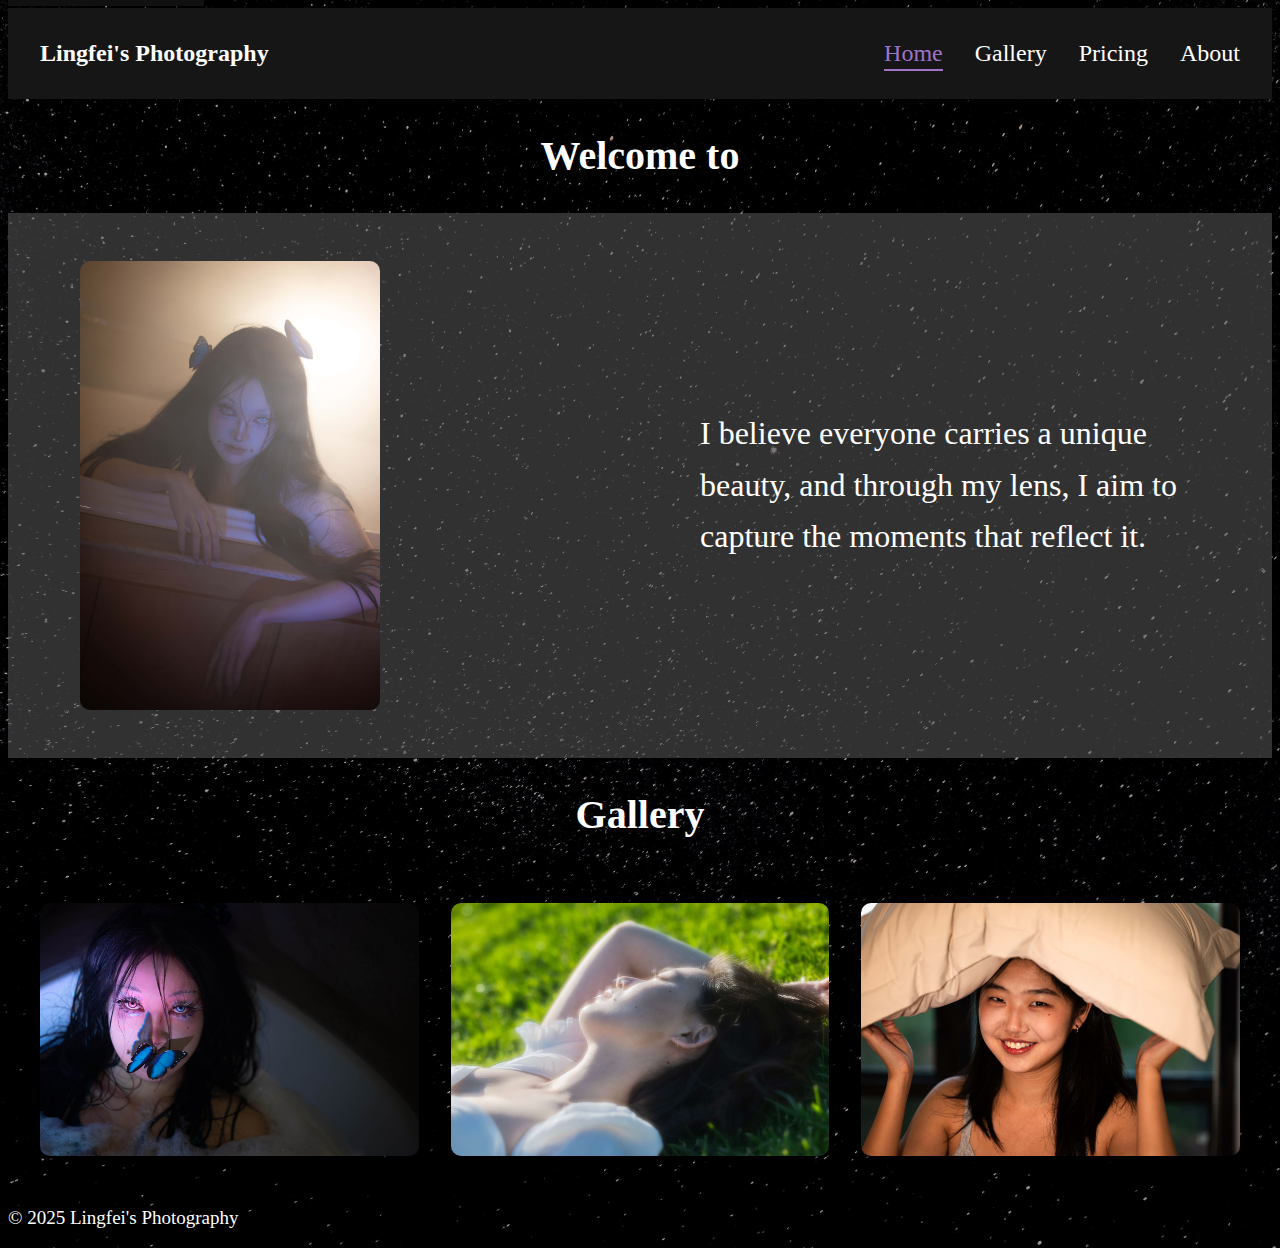
<file: index.html>
<!DOCTYPE html>
<html lang="en">
<head>
  <meta charset="UTF-8">
  <meta name="viewport" content="width=device-width, initial-scale=1.0">
  <title>Photography Showcase</title>
  <link rel="stylesheet" href="css/style.css">
</head>
<a href="#main" class="skip-link">Skip to Main Content</a>
<body>
  <header>
    <nav class="navbar">
      <h1>Lingfei's Photography</h1>
      <ul class="nav-links">
        <li><a href="index.html" class="active">Home</a></li>
        <li><a href="gallery.html">Gallery</a></li>
        <li><a href="pricelist.html">Pricing</a></li>
        <li><a href="about.html">About</a></li>
      </ul>
    </nav>
  </header>

  <main id="main">
    <h2 id="typing-word"></h2>
    <section class="hero">
      <img src="img/butterfly-8.jpg" alt="A featured image from butterfly girl series">
      <p>I believe everyone carries a unique beauty, and through my lens, I aim to capture the moments that reflect it.</p>
    </section>

    <h2>Gallery</h2>
    <section class="featured-gallery">
      <a href="butterfly.html" class="featured-item">
        <img src="img/butterfly-1.jpg" alt="Butterfly Girl series featured image">
        <div class="featured-label">Butterfly Girl</div>
      </a>
      <a href="grass.html" class="featured-item">
        <img src="img/grass-1.jpg" alt="Summer Girl series featured image">
        <div class="featured-label">Summer Girl</div>
      </a>
      <a href="bedroom.html" class="featured-item">
        <img src="img/bedroom-1.JPG" alt="At Home Girl series featured image">
        <div class="featured-label">At Home Girl</div>
      </a>
    </section>
  </main>

  <footer>
    <p>&copy; 2025 Lingfei's Photography</p>
  </footer>

  <script src="js/script.js"></script>
</body>
</html>
</file>
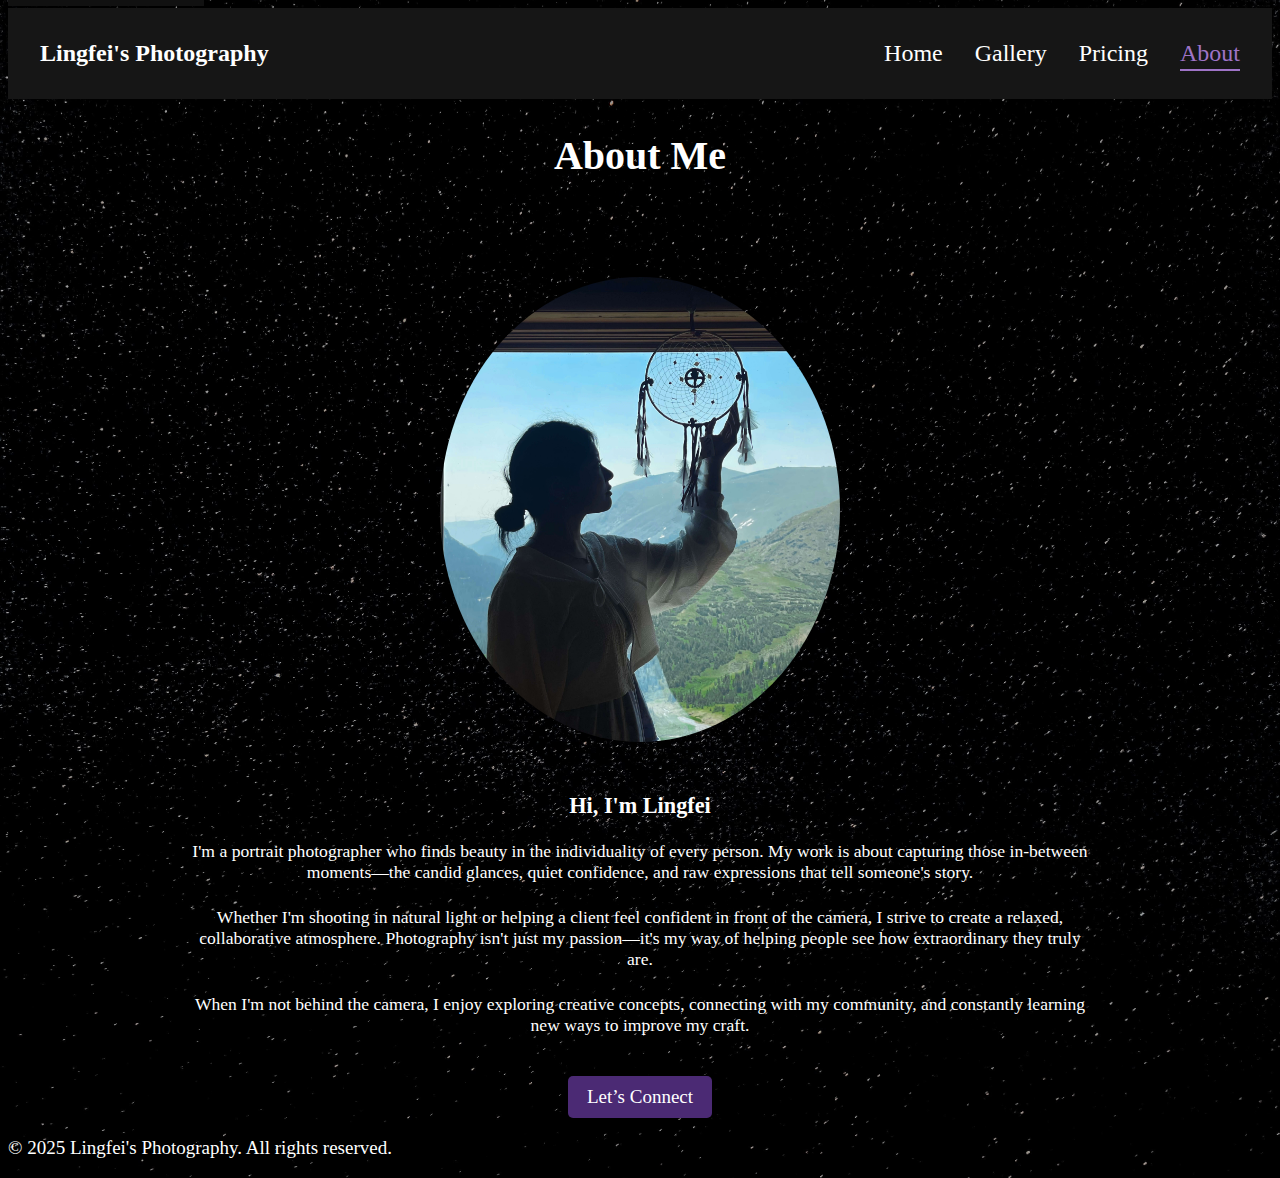
<file: about.html>
<!DOCTYPE html>
<html lang="en">
<head>
  <meta charset="UTF-8">
  <meta name="viewport" content="width=device-width, initial-scale=1.0">
  <title>About Me - My Photography</title>
  <link href="https://fonts.googleapis.com/css2?family=Nunito&display=swap" rel="stylesheet">
  <link rel="stylesheet" href="css/style.css">
</head>
<a href="#main" class="skip-link">Skip to Main Content</a>
<body class="about-page">
  <header>
    <nav class="navbar">
      <h1>Lingfei's Photography</h1>
      <ul class="nav-links">
        <li><a href="index.html">Home</a></li>
        <li><a href="gallery.html">Gallery</a></li>
        <li><a href="pricelist.html">Pricing</a></li>
        <li><a href="about.html" class="active">About</a></li>
      </ul>
    </nav>
  </header>

  <main id="main">
    <h2>About Me</h2>
    <div class="about-container">
      <img src="img/me.JPG" alt="A photo of Lingfei">
      <h3>Hi, I'm Lingfei</h3>
      <p>I'm a portrait photographer who finds beauty in the individuality of every person. My work is about capturing those in-between moments—the candid glances, quiet confidence, and raw expressions that tell someone's story.</p>
      <p>Whether I'm shooting in natural light or helping a client feel confident in front of the camera, I strive to create a relaxed, collaborative atmosphere. Photography isn't just my passion—it's my way of helping people see how extraordinary they truly are.</p>
      <p>When I'm not behind the camera, I enjoy exploring creative concepts, connecting with my community, and constantly learning new ways to improve my craft.</p>
      <a href="https://www.instagram.com/lingfei_zhan?igsh=MTduMjZvdGRyMndmZw%3D%3D&utm_source=qr" target="_blank">Let’s Connect</a>
    </div>
  </main>

  <footer>
    <p>&copy; 2025 Lingfei's Photography. All rights reserved.</p>
  </footer>
</body>
</html>
</file>
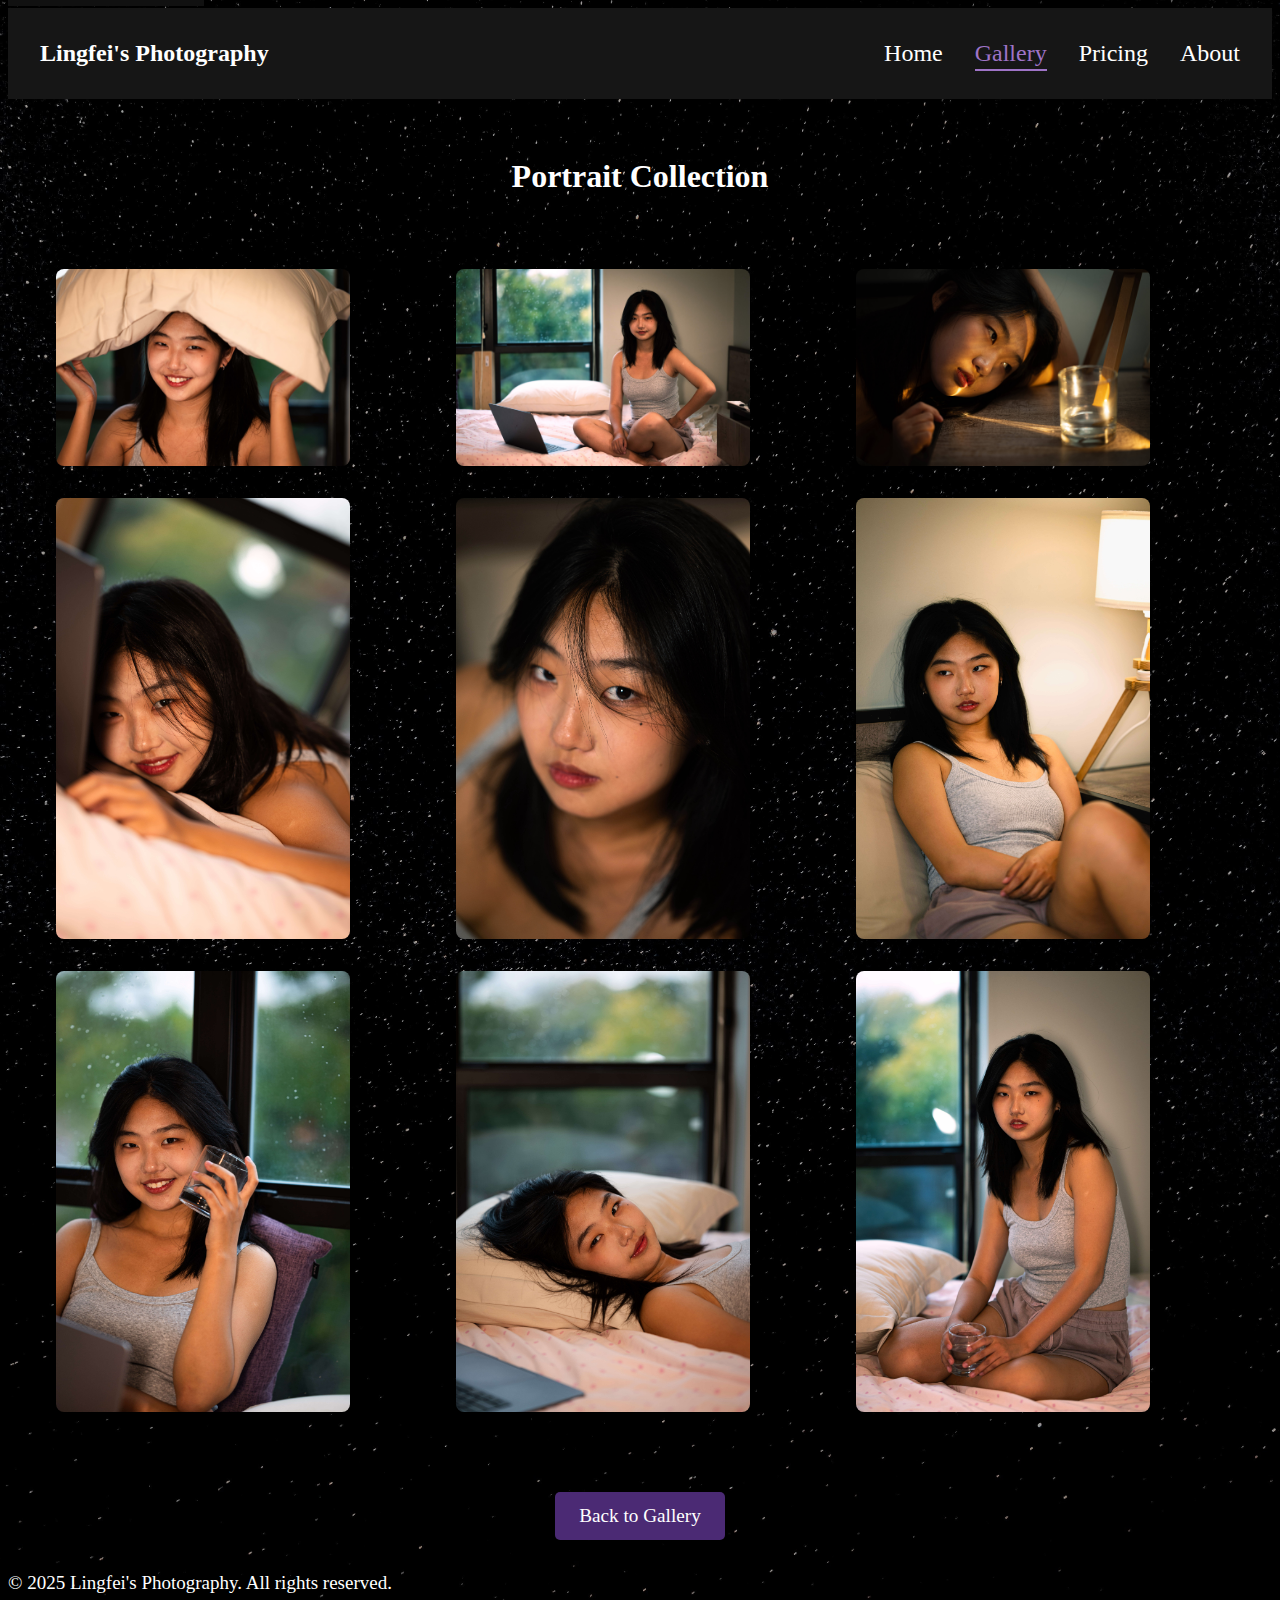
<file: bedroom.html>
<!DOCTYPE html>
<html lang="en">
<head>
  <meta charset="UTF-8">
  <meta name="viewport" content="width=device-width, initial-scale=1.0">
  <title>Portraits Collection - My Photography</title>
  <link href="https://fonts.googleapis.com/css2?family=Nunito&display=swap" rel="stylesheet">
  <link rel="stylesheet" href="css/style.css">
</head>
<a href="#main" class="skip-link">Skip to Main Content</a>
<body>
  <header>
    <nav class="navbar">
      <h1>Lingfei's Photography</h1>
      <ul class="nav-links">
        <li><a href="index.html">Home</a></li>
        <li><a href="gallery.html" class="active">Gallery</a></li>
        <li><a href="pricelist.html">Pricing</a></li>
        <li><a href="about.html">About</a></li>
      </ul>
    </nav>
  </header>
  <main id="main">
    <h2 class="section-title">Portrait Collection</h2>
    <section class="collection-gallery">
      <img src="img/bedroom-1.JPG" alt="At Home Girl 1" class="lightbox-img">
      <img src="img/bedroom-8.jpg" alt="At Home Girl 2" class="lightbox-img">
      <img src="img/bedroom-9.JPG" alt="At Home Girl 3" class="lightbox-img">
      <img src="img/bedroom-2.JPG" alt="At Home Girl 4" class="lightbox-img">
      <img src="img/bedroom-3.JPG" alt="At Home Girl 5" class="lightbox-img">
      <img src="img/bedroom-4.JPG" alt="At Home Girl 6" class="lightbox-img">
      <img src="img/bedroom-5.JPG" alt="At Home Girl 7" class="lightbox-img">
      <img src="img/bedroom-6.JPG" alt="At Home Girl 8" class="lightbox-img">
      <img src="img/bedroom-7.jpg" alt="At Home Girl 9" class="lightbox-img">
    </section>
    <div id="lightbox" class="lightbox">
      <span class="close">&times;</span>
      <img class="lightbox-content" alt="lightbox images" id="lightbox-img">
      <div id="lightbox-caption"></div>
      <a class="prev">&#10094;</a>
      <a class="next">&#10095;</a>
    </div>
    <div class="back-button-container">
      <a href="gallery.html" class="back-button">Back to Gallery</a>
    </div>
  </main>

  <footer>
    <p>&copy; 2025 Lingfei's Photography. All rights reserved.</p>
  </footer>
  <script src="js/lightbox.js"></script>
</body>
</html>
</file>
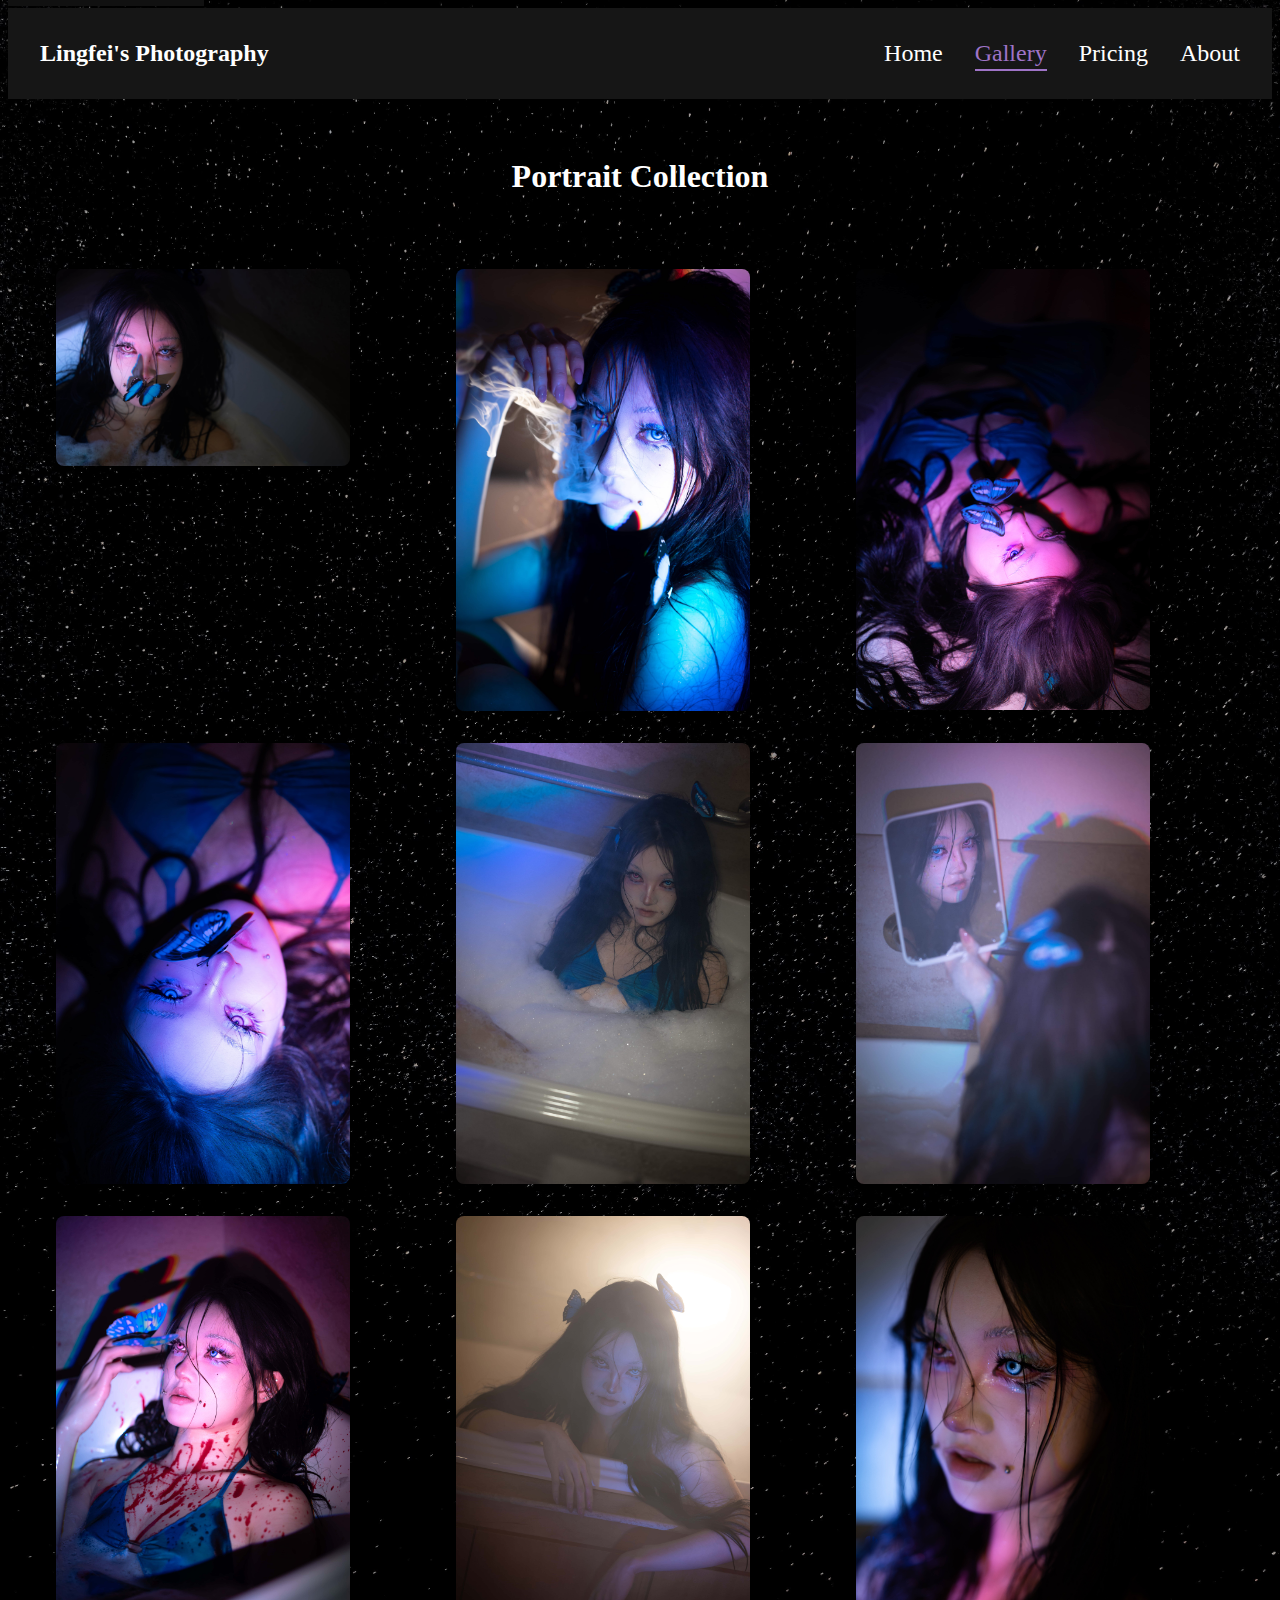
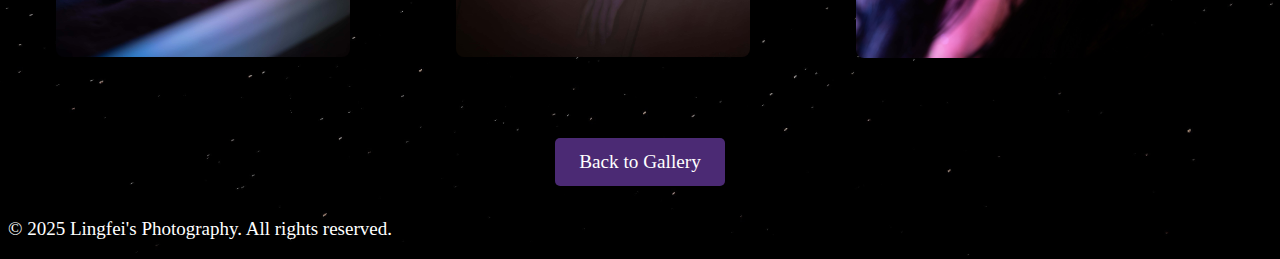
<file: butterfly.html>
<!DOCTYPE html>
<html lang="en">
<head>
  <meta charset="UTF-8">
  <meta name="viewport" content="width=device-width, initial-scale=1.0">
  <title>Portraits Collection - My Photography</title>
  <link href="https://fonts.googleapis.com/css2?family=Nunito&display=swap" rel="stylesheet">
  <link rel="stylesheet" href="css/style.css">
</head>
<a href="#main" class="skip-link">Skip to Main Content</a>
<body>
  <header>
    <nav class="navbar">
      <h1>Lingfei's Photography</h1>
      <ul class="nav-links">
        <li><a href="index.html">Home</a></li>
        <li><a href="gallery.html" class="active">Gallery</a></li>
        <li><a href="pricelist.html">Pricing</a></li>
        <li><a href="about.html">About</a></li>
      </ul>
    </nav>
  </header>

  <main id="main">
    <h2 class="section-title">Portrait Collection</h2>
    <section class="collection-gallery">
      <img src="img/butterfly-1.jpg" alt="Butterfly Girl 1" class="lightbox-img">
      <img src="img/butterfly-2.jpg" alt="Butterfly Girl 2" class="lightbox-img">
      <img src="img/butterfly-3.jpg" alt="Butterfly Girl 3" class="lightbox-img">
      <img src="img/butterfly 4.jpg" alt="Butterfly Girl 4" class="lightbox-img">
      <img src="img/butterfly-5.jpg" alt="Butterfly Girl 5" class="lightbox-img">
      <img src="img/butterfly-6.jpg" alt="Butterfly Girl 6" class="lightbox-img">
      <img src="img/butterfly-7.jpg" alt="Butterfly Girl 7" class="lightbox-img">
      <img src="img/butterfly-8.jpg" alt="Butterfly Girl 8" class="lightbox-img">
      <img src="img/butterfly-9.JPG" alt="Butterfly Girl 9" class="lightbox-img">
    </section>
    <div id="lightbox" class="lightbox">
      <span class="close">&times;</span>
      <img class="lightbox-content" alt="lightbox images" id="lightbox-img">
      <div id="lightbox-caption"></div>
      <a class="prev">&#10094;</a>
      <a class="next">&#10095;</a>
    </div>
    <div class="back-button-container">
      <a href="gallery.html" class="back-button">Back to Gallery</a>
    </div>
  </main>

  <footer>
    <p>&copy; 2025 Lingfei's Photography. All rights reserved.</p>
  </footer>
  <script src="js/lightbox.js"></script>
</body>
</html>
</file>
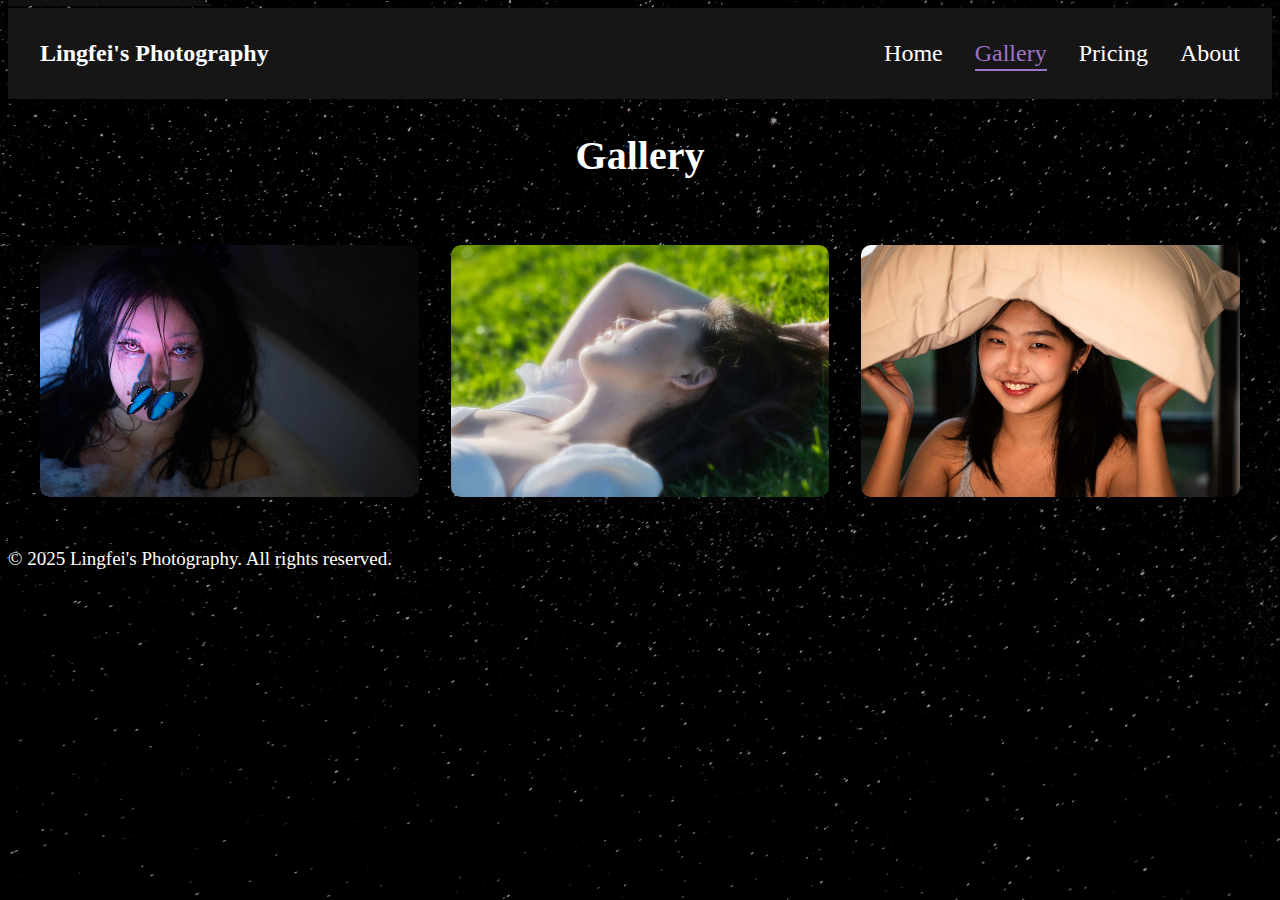
<file: gallery.html>
<!DOCTYPE html>
<html lang="en">
<head>
  <meta charset="UTF-8">
  <meta name="viewport" content="width=device-width, initial-scale=1.0">
  <title>Gallery - My Photography</title>
  <link href="https://fonts.googleapis.com/css2?family=Nunito&display=swap" rel="stylesheet">
  <link rel="stylesheet" href="css/style.css">
</head>
<a href="#main" class="skip-link">Skip to Main Content</a>
<body>
  <header>
    <nav class="navbar">
      <h1>Lingfei's Photography</h1>
      <ul class="nav-links">
        <li><a href="index.html">Home</a></li>
        <li><a href="gallery.html" class="active">Gallery</a></li>
        <li><a href="pricelist.html">Pricing</a></li>
        <li><a href="about.html">About</a></li>
      </ul>
    </nav>
  </header>

  <main id="main">
    <h2>Gallery</h2>
    <section class="featured-gallery">
      <a href="butterfly.html" class="featured-item">
        <img src="img/butterfly-1.jpg" alt="butterfly featured image">
        <div class="featured-label">Butterfly Girl</div>
      </a>
      <a href="grass.html" class="featured-item">
        <img src="img/grass-1.jpg" alt="grass featured image">
        <div class="featured-label">Summer Girl</div>
      </a>
      <a href="bedroom.html" class="featured-item">
        <img src="img/bedroom-1.JPG" alt="bedroom featured image">
        <div class="featured-label">At Home Girl</div>
      </a>
    </section>
  </main>

  <footer>
    <p>&copy; 2025 Lingfei's Photography. All rights reserved.</p>
  </footer>
</body>
</html>
</file>
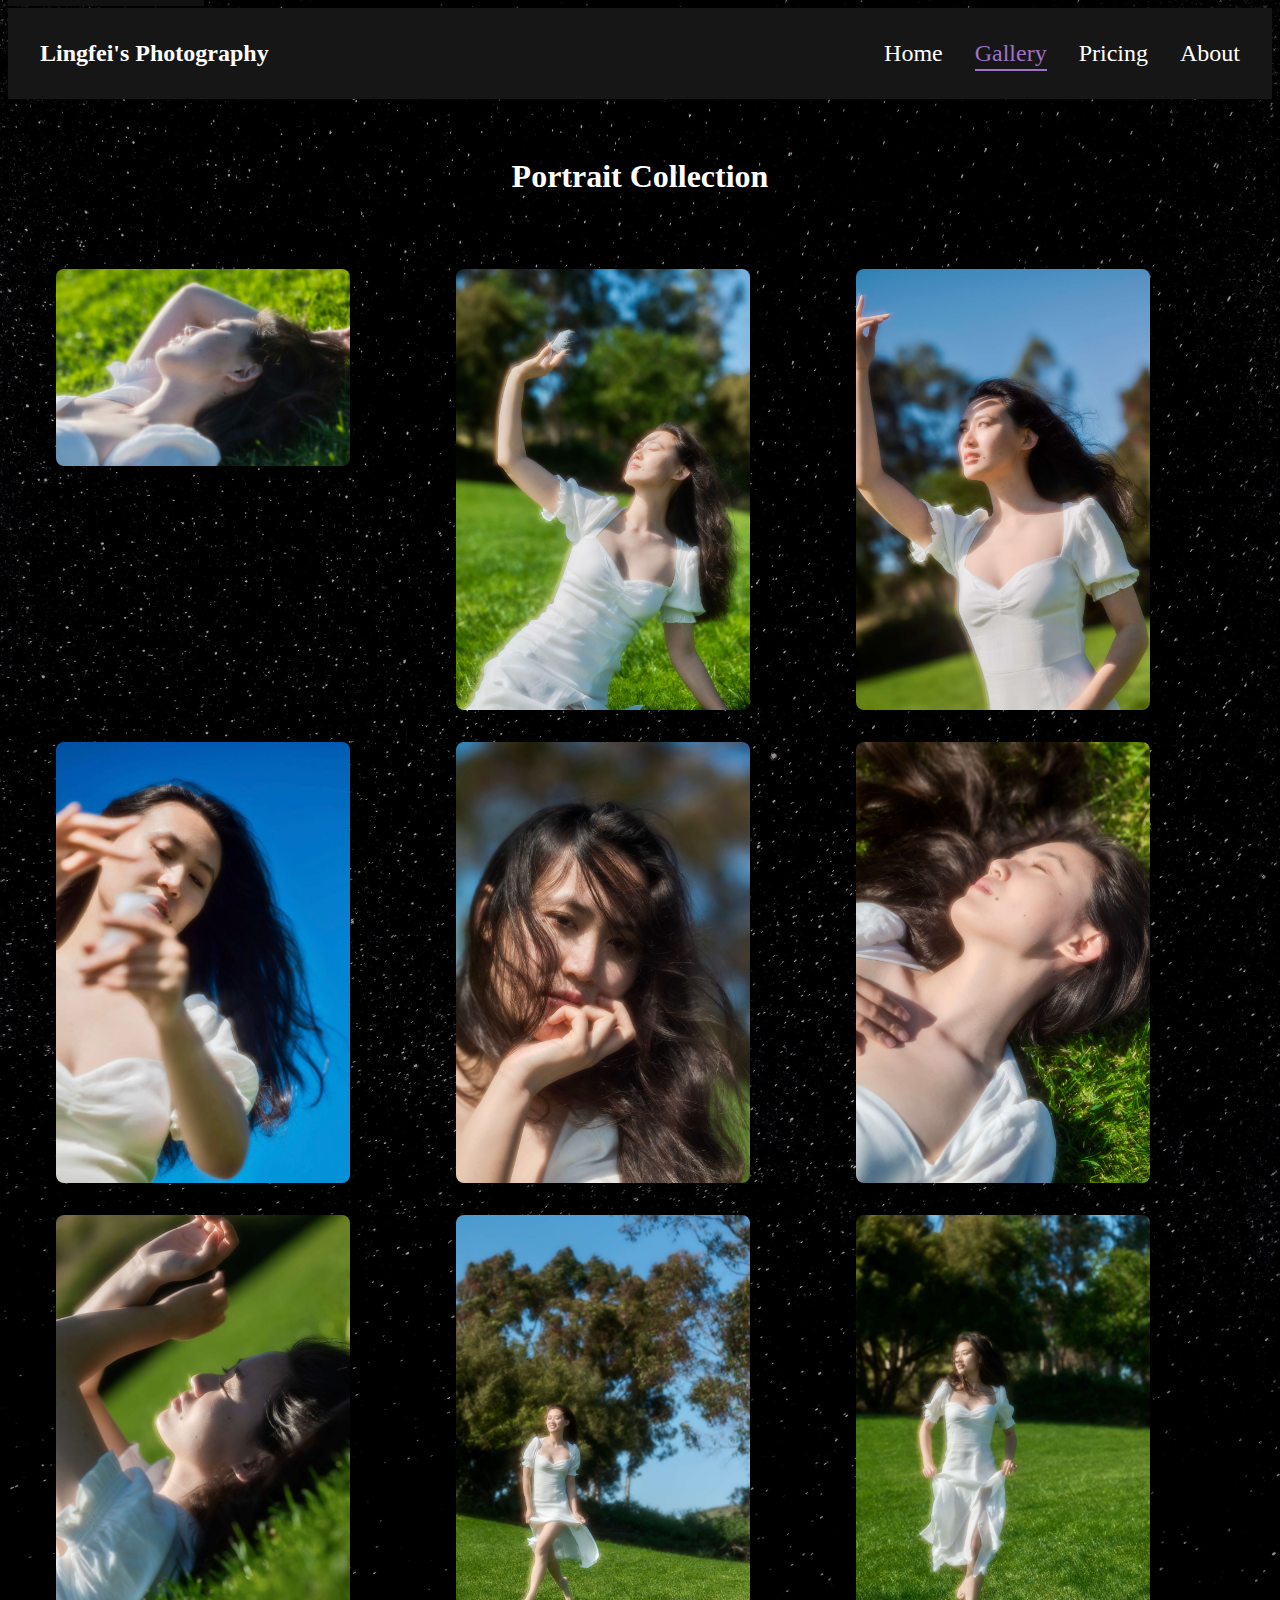
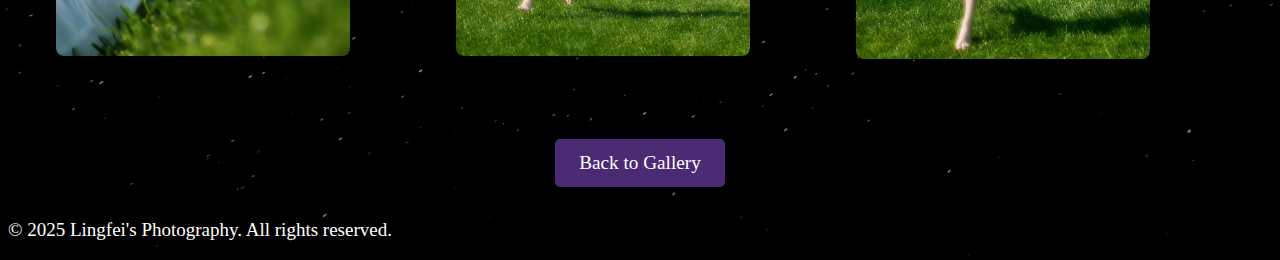
<file: grass.html>
<!DOCTYPE html>
<html lang="en">
<head>
  <meta charset="UTF-8">
  <meta name="viewport" content="width=device-width, initial-scale=1.0">
  <title>Portraits Collection - My Photography</title>
  <link href="https://fonts.googleapis.com/css2?family=Nunito&display=swap" rel="stylesheet">
  <link rel="stylesheet" href="css/style.css">
</head>
<a href="#main" class="skip-link">Skip to Main Content</a>
<body>
  <header>
    <nav class="navbar">
      <h1>Lingfei's Photography</h1>
      <ul class="nav-links">
        <li><a href="index.html">Home</a></li>
        <li><a href="gallery.html" class="active">Gallery</a></li>
        <li><a href="pricelist.html">Pricing</a></li>
        <li><a href="about.html">About</a></li>
      </ul>
    </nav>
  </header>

  <main id="main">
    <h2 class="section-title">Portrait Collection</h2>
    <section class="collection-gallery">
      <img src="img/grass-1.jpg" alt="Summer Girl 1" class="lightbox-img">
      <img src="img/grass-2.jpg" alt="Summer Girl 2" class="lightbox-img">
      <img src="img/grass-3.jpg" alt="Summer Girl 3" class="lightbox-img">
      <img src="img/grass-4.jpg" alt="Summer Girl 4" class="lightbox-img">
      <img src="img/grass-5.jpg" alt="Summer Girl 5" class="lightbox-img">
      <img src="img/grass-6.jpg" alt="Summer Girl 6" class="lightbox-img">
      <img src="img/grass-7.jpg" alt="Summer Girlt 7" class="lightbox-img">
      <img src="img/grass-8.jpg" alt="Summer Girl 8" class="lightbox-img">
      <img src="img/grass-9.jpg" alt="Summer Girl 9" class="lightbox-img">
    </section>
    <div id="lightbox" class="lightbox">
      <span class="close">&times;</span>
      <img class="lightbox-content" alt="lightbox images" id="lightbox-img">
      <div id="lightbox-caption"></div>
      <a class="prev">&#10094;</a>
      <a class="next">&#10095;</a>
    </div>
    <div class="back-button-container">
      <a href="gallery.html" class="back-button">Back to Gallery</a>
    </div>
  </main>

  <footer>
    <p>&copy; 2025 Lingfei's Photography. All rights reserved.</p>
  </footer>
  <script src="js/lightbox.js"></script>
</body>
</html>
</file>
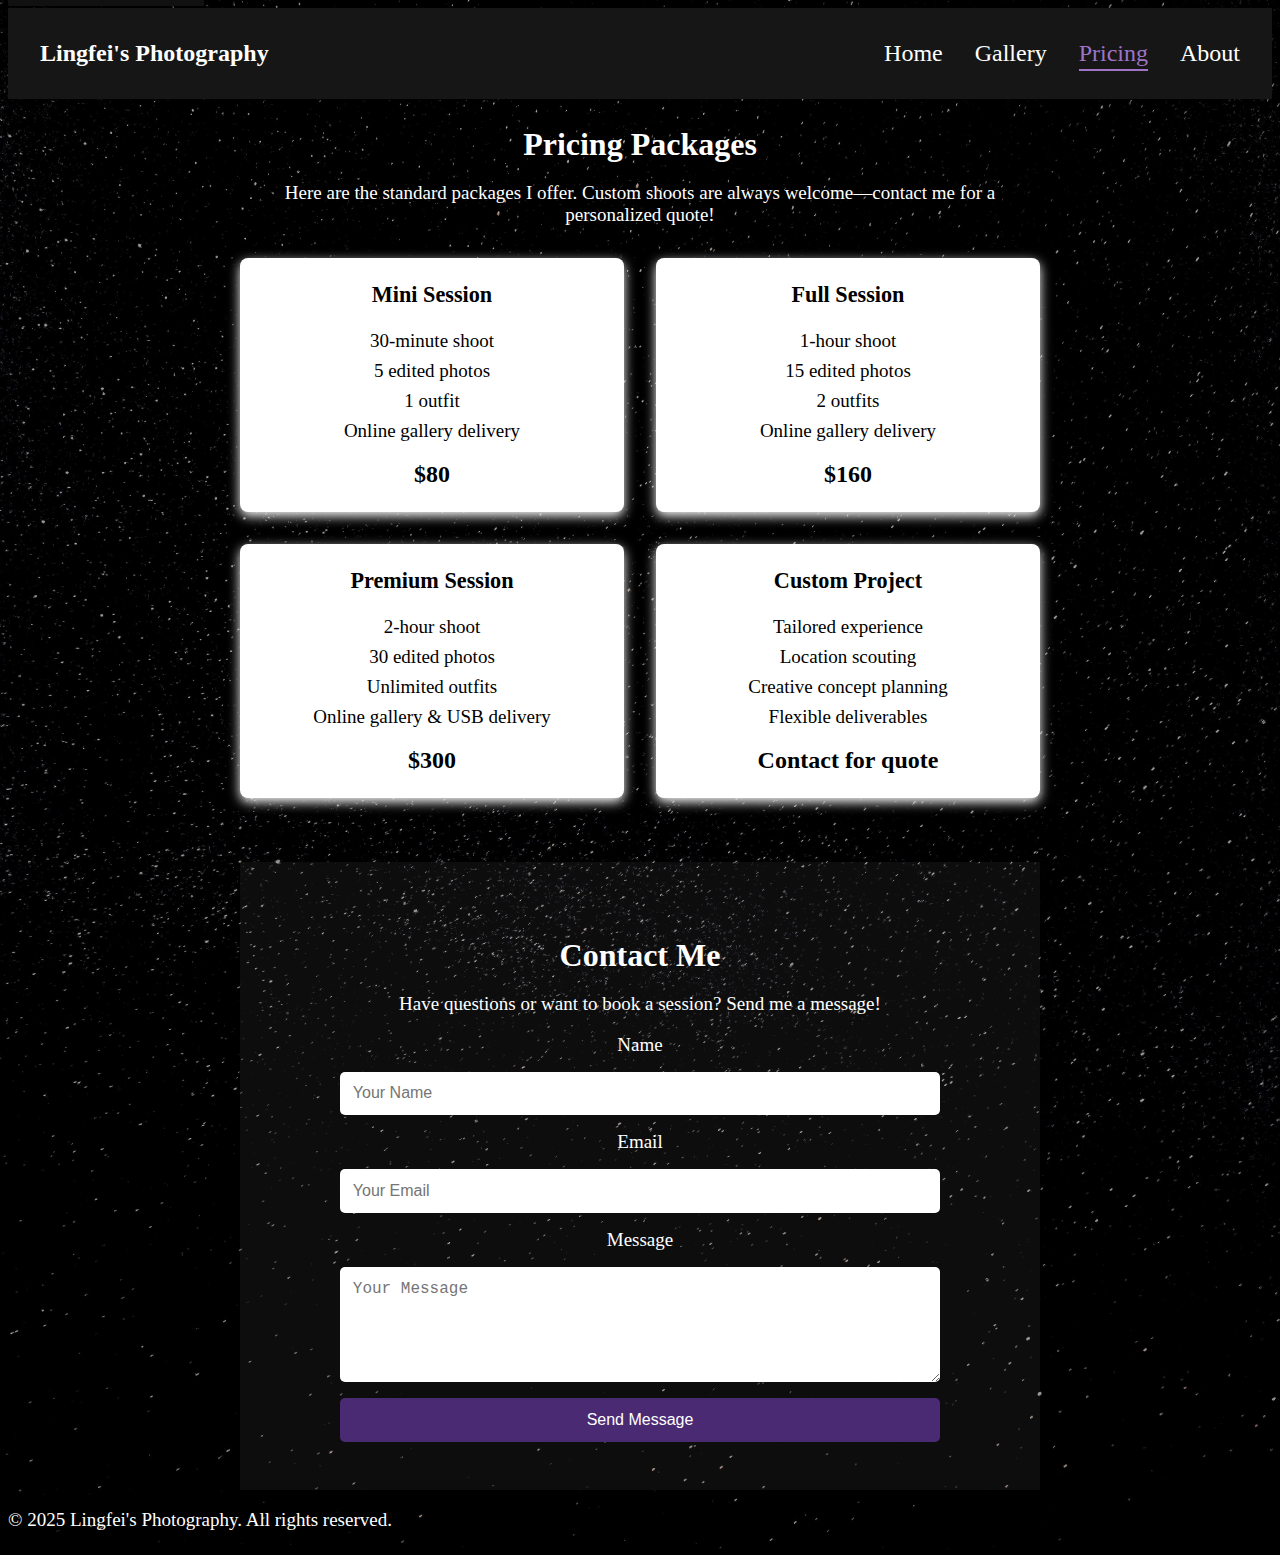
<file: pricelist.html>
<!DOCTYPE html>
<html lang="en">
<head>
  <meta charset="UTF-8">
  <meta name="viewport" content="width=device-width, initial-scale=1.0">
  <title>Pricing - My Photography</title>
  <link href="https://fonts.googleapis.com/css2?family=Nunito&display=swap" rel="stylesheet">
  <link rel="stylesheet" href="css/style.css">
</head>
<a href="#main" class="skip-link">Skip to Main Content</a>
<body>
  <header>
    <nav class="navbar">
      <h1>Lingfei's Photography</h1>
      <ul class="nav-links">
        <li><a href="index.html">Home</a></li>
        <li><a href="gallery.html">Gallery</a></li>
        <li><a href="pricelist.html" class="active">Pricing</a></li>
        <li><a href="about.html">About</a></li>
      </ul>
    </nav>
  </header>
  <main id="main" class="pricing">
    <h2>Pricing Packages</h2>
    <p>Here are the standard packages I offer. Custom shoots are always welcome—contact me for a personalized quote!</p>

    <div class="pricing-table">
      <div class="price-card">
        <h3>Mini Session</h3>
        <ul>
          <li>30-minute shoot</li>
          <li>5 edited photos</li>
          <li>1 outfit</li>
          <li>Online gallery delivery</li>
        </ul>
        <div class="price">$80</div>
      </div>

      <div class="price-card">
        <h3>Full Session</h3>
        <ul>
          <li>1-hour shoot</li>
          <li>15 edited photos</li>
          <li>2 outfits</li>
          <li>Online gallery delivery</li>
        </ul>
        <div class="price">$160</div>
      </div>

      <div class="price-card">
        <h3>Premium Session</h3>
        <ul>
          <li>2-hour shoot</li>
          <li>30 edited photos</li>
          <li>Unlimited outfits</li>
          <li>Online gallery & USB delivery</li>
        </ul>
        <div class="price">$300</div>
      </div>

      <div class="price-card">
        <h3>Custom Project</h3>
        <ul>
          <li>Tailored experience</li>
          <li>Location scouting</li>
          <li>Creative concept planning</li>
          <li>Flexible deliverables</li>
        </ul>
        <div class="price">Contact for quote</div>
      </div>
    </div>
    <section class="contact-section">
      <h2>Contact Me</h2>
      <p>Have questions or want to book a session? Send me a message!</p>
      <form class="contact-form" action="https://formspree.io/f/xpwdzvzo" method="POST">
        <label for="name">Name</label>
        <input type="text" id="name" name="name" placeholder="Your Name" required>
        <label for="email">Email</label>
        <input type="email" id="email" name="email" placeholder="Your Email" required>
        <label for="message">Message</label>
        <textarea id="message" name="message" rows="5" placeholder="Your Message" required></textarea>
        <button type="submit">Send Message</button>
      </form>
    </section>
  </main>

  <footer>
    <p>&copy; 2025 Lingfei's Photography. All rights reserved.</p>
  </footer>
</body>
</html>
</file>
<file: css/style.css>
/* Overall setting */
body {
    font-family: serif, playfair, "Times New Roman", Times, serif;
    font-size: 19px;
    font-weight: 300;
    color: white;
    position: relative;
    background-color: black;;
    background-size: cover;
    background-repeat: no-repeat;
    background-position: center;
    background-image: url('../img/galaxy.jpg')
}

h1 {
  font-size: 2.8rem;
}

h2 {
  font-size: 2.5rem;
  text-align: center;
}

.navbar {
  display: flex;
  justify-content: space-between;
  align-items: center;
  background-color: #111;
  padding: 1rem 2rem;
  color: white;
}

.navbar {
  position: sticky;
  top: 0;
  overflow: hidden;
  background-color: #161616;
}

/* Skip to main */
.skip-link {
  position: absolute;
  top: -40px;
  left: 0;
  background-color: #111;
  color: white;
  padding: 0.5rem 1rem;
  z-index: 1000;
  text-decoration: none;
  transition: top 0.3s ease;
}

.skip-link:focus {
  top: 0;
}

/* Logo or site name */
.navbar h1 {
  font-size: 1.5rem;
  font-family: 'Playfair Display', serif;
}

/* Remove default list style */
.nav-links {
  list-style: none;
  display: flex;
  gap: 2rem;
  margin: 0;
  padding: 0;
}

/* Style nav links */
.nav-links a {
  color: white;
  text-decoration: none;
  font-size: 1.5rem;
  transition: color 0.3s ease;
}

/* Hover effect */
.nav-links a:hover,
.nav-links a.active {
  color: rgb(159, 116, 199);
  border-bottom: 2px solid rgb(159, 116, 199);
  padding-bottom: 3px;
}

/* Hero part */
.hero {
  display: flex;
  align-items: center;
  justify-content: center;
  padding: 3rem;
  gap: 20rem;
  flex-wrap: wrap;
  background-color: rgba(97, 97, 97, 0.5);
}

.hero img {
  max-width: 300px;
  height: auto;
  border-radius: 10px;
}

.hero p {
  max-width: 500px;
  font-size: 2rem;
  line-height: 1.6;
  font-family: cursive;
}

/* Featured image part */
.featured-gallery {
  display: grid;
  grid-template-columns: repeat(auto-fit, minmax(250px, 1fr));
  gap: 2rem;
  padding: 2rem;
}
.featured-item {
  position: relative;
  overflow: hidden;
  cursor: pointer;
}
.featured-item img {
  width: 100%;
  display: block;
  transition: transform 0.3s ease;
  border-radius: 10px;
}
.featured-item:hover img {
  transform: scale(1.1);
  border-radius: 10px;
}
.featured-label {
  position: absolute;
  bottom: 0;
  width: 100%;
  background: rgba(0, 0, 0, 0.6);
  color: #fff;
  text-align: center;
  padding: 1rem;
  font-size: 1.2rem;
  opacity: 0;
  transition: opacity 0.3s ease;
}
.featured-item:hover .featured-label {
  opacity: 1;
}

/* Gallery pages */
.collection-gallery {
  display: grid;
  grid-template-columns: repeat(3, 1fr);
  gap: 2rem;
  padding: 3rem;
}
.collection-gallery img {
    width: 80%;
    height: auto;
    border-radius: 8px;
    transition: transform 0.3s ease, box-shadow 0.3s ease;
}
.collection-gallery img:hover {
    transform: scale(1.03);
    box-shadow: 0 8px 20px rgba(0, 0, 0, 0.2);
}

.section-title {
    text-align: center;
    padding-top: 2rem;
    font-size: 2rem;
}

/* Pricing page */
.pricing {
  max-width: 800px;
  margin: 0 auto;
  text-align: center;
}
.pricing h2 {
  color: black;
  font-size: 2rem;
  margin-bottom: 1rem;
}

.pricing h2,
.pricing p {
  color: white;
}

/* Pricing page - contact session */
.contact-section {
  background-color: rgba(255, 255, 255, 0.05);
  padding: 3rem 2rem;
  margin-top: 4rem;
  text-align: center;
  color: white;
}

.contact-section h2 {
  font-size: 2rem;
  margin-bottom: 1rem;
}

.contact-form {
  max-width: 600px;
  margin: 0 auto;
  display: flex;
  flex-direction: column;
  gap: 1rem;
}

.contact-form input,
.contact-form textarea {
  padding: 0.8rem;
  border-radius: 5px;
  border: none;
  font-size: 1rem;
}

.contact-form textarea {
  resize: vertical;
}

.contact-form button {
  background-color: #4b2a74;
  color: white;
  border: none;
  padding: 0.8rem;
  border-radius: 5px;
  font-size: 1rem;
  cursor: pointer;
  transition: background-color 0.3s ease;
}

.contact-form button:hover {
  background-color: rgb(159, 116, 199);
}


/* Make h3 inside pricing cards black */
.pricing h3,
.price-card ul li,
.price-card .price {
  color: black;
}
.pricing-table {
  display: grid;
  grid-template-columns: 1fr 1fr;
  gap: 2rem;
  margin-top: 2rem;
}
.price-card {
  background: white;
  padding: 1.5rem;
  border-radius: 8px;
  box-shadow: 0 4px 12px white;
}
.price-card h3 {
  margin-top: 0;
}
.price-card ul {
  list-style: none;
  padding: 0;
}
.price-card ul li {
  margin: 0.5rem 0;
}
.price-card .price {
  font-size: 1.5rem;
  font-weight: bold;
  margin-top: 1rem;
}

/* About page */
.about-container {
  max-width: 900px;
  margin: 0 auto;
  text-align: center;
}
.about-container img {
  max-width: 25rem;
  border-radius: 50%;
  margin-top: 4rem;
  margin-bottom: 1.5rem;
}
.about-container h2 {
  font-size: 2rem;
  margin-bottom: 1rem;
}
.about-container p {
  margin-bottom: 1.5rem;
  font-size: 1.1rem;
}
.about-container a {
  display: inline-block;
  margin-top: 1rem;
  text-decoration: none;
  color: #fff;
  background-color: #4b2a74;
  padding: 0.6rem 1.2rem;
  border-radius: 5px;
  transition: background-color 0.3s ease;
}
.about-container a:hover {
  background-color: rgb(159, 116, 199);
}

/* Make sure shorter pages also have a scrollbar */
html {
  overflow-y: scroll;
}

/* Back button to gallery */
.back-button-container {
  text-align: center;
  margin: 2rem 0;
}

.back-button {
  display: inline-block;
  background-color: #4b2a74;
  color: white;
  padding: 0.8rem 1.5rem;
  text-decoration: none;
  border-radius: 5px;
  font-size: 1.2rem;
  transition: background-color 0.3s ease;
}
.back-button:hover {
  background-color: rgb(159, 116, 199);
}

/* Lightbox */
.lightbox {
  display: none; 
  position: fixed;
  z-index: 1000;
  left: 0;
  top: 0;
  width: 100%;
  height: 100%;
  overflow: auto;
  background-color: rgba(0,0,0,0.9);
}

.lightbox-content {
  display: block;
  margin: 5rem auto 1rem;
  max-width: 90%;
  max-height: 80vh;
  border-radius: 8px;
}

#lightbox-caption {
  color: #f1f1f1;
  text-align: center;
  padding: 1rem;
  font-size: 1.2rem;
}

.prev, .next {
  cursor: pointer;
  position: absolute;
  top: 50%;
  width: auto;
  margin-top: -30px;
  padding: 16px;
  color: white;
  font-weight: bold;
  font-size: 2rem;
  user-select: none;
  transition: 0.3s;
}

.prev {
  left: 10px;
}

.next {
  right: 10px;
}

.prev:hover, .next:hover {
  color: rgb(159, 116, 199);
}
</file>
